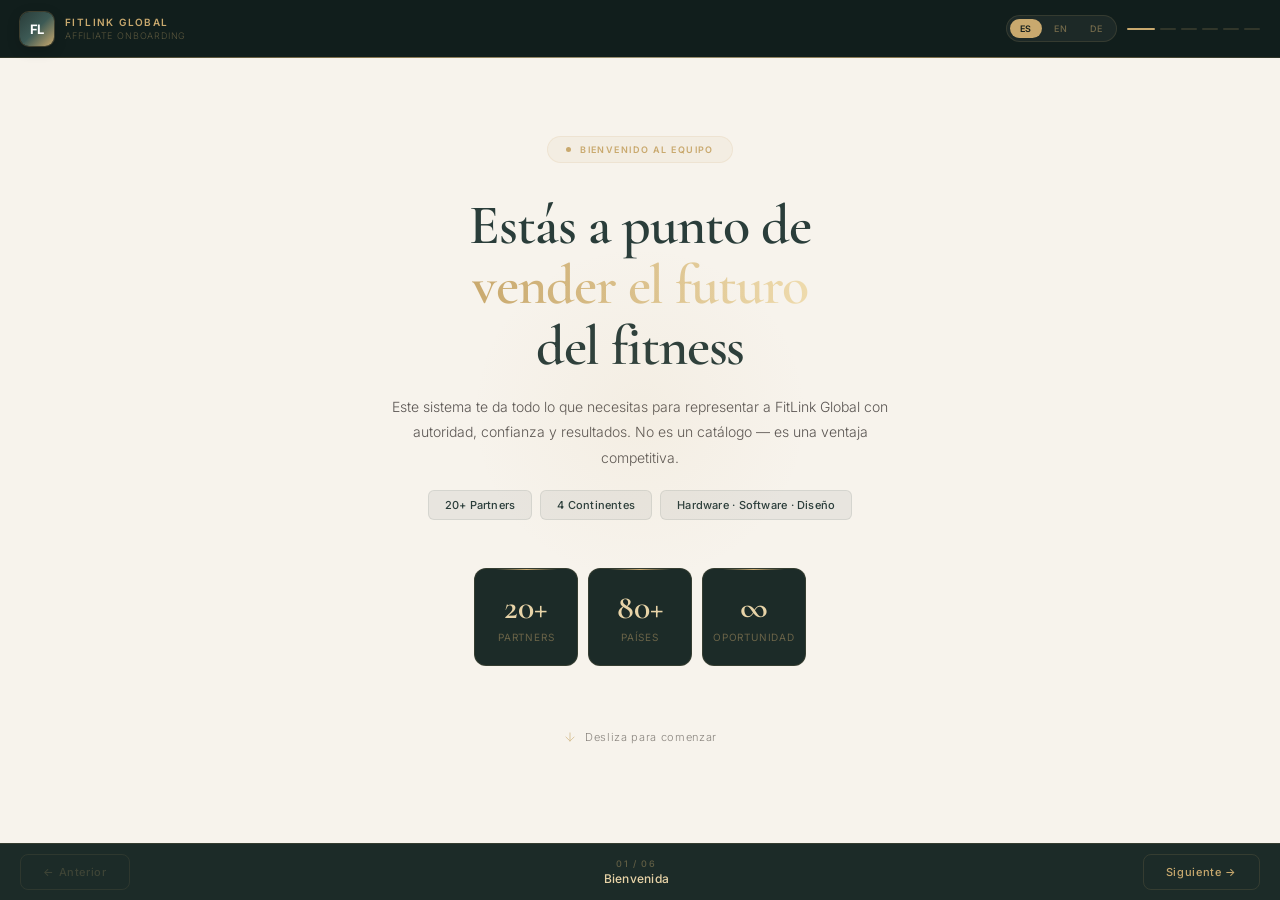
<file: index.html>
<!DOCTYPE html>
<html lang="es">
<head>
<meta charset="UTF-8">
<meta name="viewport" content="width=device-width, initial-scale=1.0, maximum-scale=1.0, user-scalable=no">
<title>FitLink Global — Affiliate Onboarding</title>
<meta name="description" content="FitLink Global Reseller Onboarding — Your complete system to represent FitLink with authority, confidence and results.">

<!-- Fonts -->
<link rel="preconnect" href="https://fonts.googleapis.com">
<link href="https://fonts.googleapis.com/css2?family=Cormorant+Garamond:ital,wght@0,300;0,400;0,600;0,700;1,300;1,400;1,600&family=Inter:wght@300;400;500;600&display=swap" rel="stylesheet">

<!-- Styles -->
<link rel="stylesheet" href="onboarding.css">
</head>
<body>

<!-- ── LOADER ── -->
<div id="loader">
  <div class="loader-logo">FL</div>
  <div class="loader-sub">FITLINK GLOBAL</div>
  <div class="loader-bar"><div class="loader-fill"></div></div>
</div>

<!-- ── TOP NAV ── -->
<div id="topnav">
  <div class="brand">
    <div class="brand-logo">FL</div>
    <div class="brand-text">
      <div class="brand-name">FITLINK GLOBAL</div>
      <div class="brand-sub" id="nav-subt">AFFILIATE ONBOARDING</div>
    </div>
  </div>
  <div class="nav-right">
    <div id="lang-sw">
      <button class="lang-btn active" onclick="setLang('es',this)">ES</button>
      <button class="lang-btn" onclick="setLang('en',this)">EN</button>
      <button class="lang-btn" onclick="setLang('de',this)">DE</button>
    </div>
    <div id="nav-progress"></div>
  </div>
</div>

<!-- ── SCROLL AREA ── -->
<div id="scroll">

  <!-- S0: WELCOME -->
  <div id="s0">
    <div class="welcome-hero fade-up">
      <div>
        <div class="hero-badge">
          <div class="dot"></div>
          <span data-t="welcome_badge">BIENVENIDO AL EQUIPO · WELCOME · WILLKOMMEN</span>
        </div>
        <h1 class="title" style="text-align:center;">
          <span data-t="hero_line1">Estás a punto de</span><br>
          <span class="gold-shimmer" data-t="hero_line2">vender el futuro</span><br>
          <span data-t="hero_line3">del fitness</span>
        </h1>
        <p class="subtitle" style="text-align:center;margin:0 auto;" data-t="hero_desc">
          Este sistema te da todo lo que necesitas para representar a FitLink Global con autoridad, confianza y resultados. No es un catálogo — es una ventaja competitiva.
        </p>
      </div>
      <div class="pill-row">
        <div class="pill" data-t="pill1">20+ Partners</div>
        <div class="pill" data-t="pill2">4 Continentes</div>
        <div class="pill" data-t="pill3">Hardware · Software · Diseño</div>
      </div>
      <div class="stat-row">
        <div class="stat">
          <div class="stat-n">20+</div>
          <div class="stat-l" data-t="stat1">Partners</div>
        </div>
        <div class="stat">
          <div class="stat-n">80+</div>
          <div class="stat-l" data-t="stat2">Países</div>
        </div>
        <div class="stat">
          <div class="stat-n">∞</div>
          <div class="stat-l" data-t="stat3">Oportunidad</div>
        </div>
      </div>
      <div class="scroll-hint">
        <svg viewBox="0 0 24 24"><path stroke-linecap="round" stroke-linejoin="round" d="M12 5v14M5 12l7 7 7-7"/></svg>
        <span data-t="scroll_hint">Desliza para comenzar</span>
      </div>
    </div>
  </div>

  <!-- S1: STORY -->
  <div id="s1" style="display:none">
    <div class="page fade-up">
      <div class="tag" data-t="story_tag">LA HISTORIA</div>
      <h1 class="title" data-t="story_title">No somos una distribuidora. Somos un <em>ecosistema</em>.</h1>
      <p class="subtitle" data-t="story_desc">FitLink opera desde Berlín conectando los mejores productos del mundo fitness con operadores en DACH, España y Latinoamérica.</p>
      <div class="tl-wrap" id="tl-wrap"></div>
      <div class="quote-card">
        <div class="quote-text" data-t="quote">"El fitness no es solo industria. Es el espejo donde la sociedad refleja sus valores de salud, longevidad y bienestar."</div>
        <div class="quote-author">— FitLink Global · Berlin, Deutschland</div>
      </div>
    </div>
  </div>

  <!-- S2: PORTFOLIO -->
  <div id="s2" style="display:none">
    <div class="page fade-up">
      <div class="tag" data-t="port_tag">EL PORTFOLIO</div>
      <h1 class="title" data-t="port_title">Cada producto,<br>una oportunidad.</h1>
      <p class="subtitle" data-t="port_desc">Toca cualquier partner para ver su ficha completa: productos destacados, argumentos de venta y combos recomendados.</p>
      <div class="divider"></div>
      <div class="cat-bar" id="cat-bar"></div>
      <div class="p-grid" id="p-grid"></div>
      <div class="p-note" data-t="port_note">El portfolio crece constantemente. Los revendedores reciben acceso anticipado a nuevos lanzamientos.</div>
    </div>
  </div>

  <!-- S3: STRATEGIES -->
  <div id="s3" style="display:none">
    <div class="page fade-up">
      <div class="tag" data-t="strat_tag">ESTRATEGIAS DE VENTA</div>
      <h1 class="title" data-t="strat_title">No hay una sola forma de ganar. Hay cinco.</h1>
      <p class="subtitle" data-t="strat_desc">Cada estrategia tiene su propio playbook. Toca para expandir.</p>
      <div class="strat-list" id="strat-list"></div>
    </div>
  </div>

  <!-- S4: ROADMAP -->
  <div id="s4" style="display:none">
    <div class="page fade-up">
      <div class="tag" data-t="road_tag">TU CAMINO</div>
      <h1 class="title" data-t="road_title">Los primeros 60 días lo cambian todo.</h1>
      <div class="rm-tabs" id="rm-tabs"></div>
      <div class="rm-card" id="rm-card"></div>
      <div class="princ-grid" id="princ-grid"></div>
    </div>
  </div>

  <!-- S5: MANIFESTO -->
  <div id="s5" style="display:none">
    <div class="page fade-up manifesto-hero">
      <div class="tag" data-t="man_tag">EL MANIFESTO</div>
      <h1 class="title">
        <span data-t="man_t1">No eres un vendedor.</span><br>
        <span data-t="man_t2">Eres un</span>
        <span class="gold-shimmer" data-t="man_t3">arquitecto</span><br>
        <span data-t="man_t4">de negocios fitness.</span>
      </h1>
      <div class="m-lines" id="m-lines"></div>
      <div class="dark-box">
        <div class="quote-text" style="font-size:clamp(14px,3vw,18px);margin-bottom:20px;" data-t="man_quote">
          "El mercado global de fitness y wellness supera los $5 billones. La ventana para posicionarse como referente ya está abierta."
        </div>
        <div class="market-grid">
          <div class="mkt-item"><div class="mkt-n">DACH</div><div class="mkt-l" data-t="mkt1">Mercado Principal</div></div>
          <div class="mkt-item"><div class="mkt-n">LATAM</div><div class="mkt-l" data-t="mkt2">Expansión Activa</div></div>
          <div class="mkt-item"><div class="mkt-n">Global</div><div class="mkt-l" data-t="mkt3">Visión FitLink</div></div>
        </div>
      </div>
      <div class="final-cta">
        <div class="final-tag" data-t="cta_tag">SIGUIENTE PASO</div>
        <div class="final-ttl" data-t="cta_ttl">El onboarding termina. El trabajo empieza.</div>
        <div class="final-dsc" data-t="cta_dsc">Vuelve a este sistema cuando necesites. Explora el portfolio, practica los argumentos de venta, y contáctanos cuando tengas tu primer prospecto calificado.</div>
        <div class="final-pills">
          <div class="final-pill">Berlin · DACH · España · LATAM</div>
          <div class="final-pill">fitlinkglobal.com</div>
          <div class="final-pill">@fitlinkglobal</div>
        </div>
      </div>
    </div>
  </div>

</div><!-- /scroll -->

<!-- ── BOTTOM NAV ── -->
<div id="botnav">
  <button class="nav-btn" id="btn-prev" onclick="navigate(-1)" disabled data-t="nav_prev">← Anterior</button>
  <div id="sec-info">
    <div class="sec-num" id="sec-num">01 / 06</div>
    <div class="sec-name" id="sec-name">Bienvenida</div>
  </div>
  <button class="nav-btn" id="btn-next" onclick="navigate(1)" data-t="nav_next">Siguiente →</button>
</div>

<!-- ── PARTNER MODAL ── -->
<div id="modal-bg" onclick="closeModalBg(event)">
  <div id="modal-sheet">
    <div class="modal-handle"></div>
    <div class="modal-hero">
      <button class="modal-close" onclick="closeModal()">×</button>
      <div class="modal-initial" id="m-emoji"></div>
      <div class="modal-partner-name" id="m-name"></div>
      <div class="modal-partner-tag"  id="m-tag"></div>
    </div>
    <div class="modal-body" id="m-body"></div>
  </div>
</div>

<!-- ── SCRIPTS: data first, then app logic ── -->
<script src="data.js"></script>
<script src="app.js"></script>

</body>
</html>
</file>
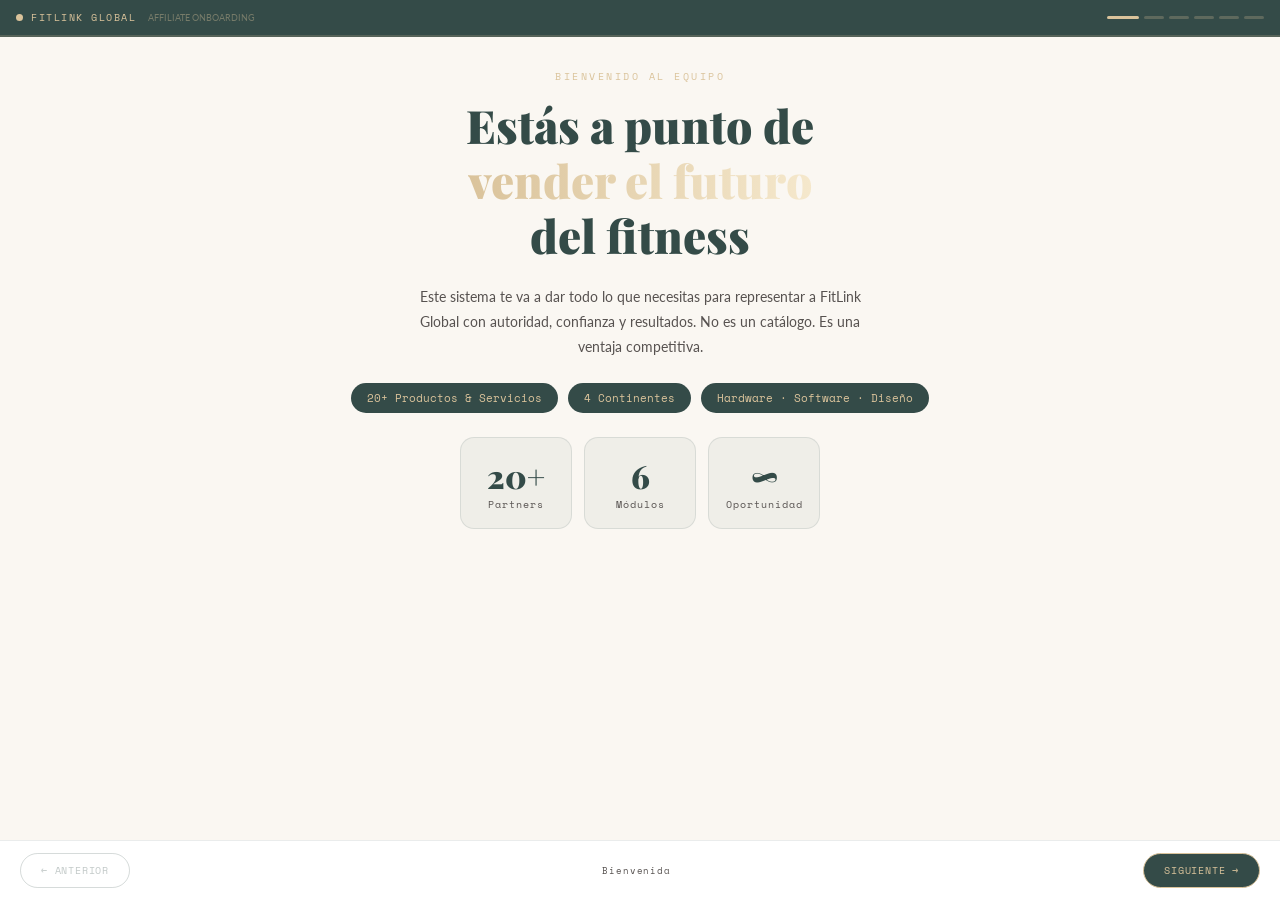
<file: fitlink-onboarding (1).html>
<!DOCTYPE html>
<html lang="es">
<head>
<meta charset="UTF-8">
<meta name="viewport" content="width=device-width, initial-scale=1.0, maximum-scale=1.0">
<title>FitLink Global — Affiliate Onboarding</title>
<link href="https://fonts.googleapis.com/css2?family=Playfair+Display:ital,wght@0,700;0,900;1,700&family=Lato:wght@300;400;700&family=Space+Mono:wght@400;700&display=swap" rel="stylesheet">
<style>
  :root {
    --green: #344b48;
    --gold: #dac39b;
    --gray: #575250;
    --light-gold: #f0e6d3;
    --cream: #faf7f2;
    --dark: #1a2422;
  }
  * { box-sizing: border-box; margin: 0; padding: 0; -webkit-tap-highlight-color: transparent; }
  html, body { height: 100%; overflow: hidden; }
  body { font-family: 'Lato', sans-serif; background: var(--cream); display: flex; flex-direction: column; }

  @keyframes fadeUp {
    from { opacity: 0; transform: translateY(18px); }
    to   { opacity: 1; transform: translateY(0); }
  }
  @keyframes shimmer {
    0%   { background-position: -200% center; }
    100% { background-position:  200% center; }
  }
  @keyframes pulse { 0%,100%{opacity:1} 50%{opacity:.5} }

  .fade-up { animation: fadeUp .45s ease forwards; }
  .gold-shimmer {
    background: linear-gradient(90deg, #dac39b, #f5e8cc, #dac39b);
    background-size: 200% auto;
    -webkit-background-clip: text;
    -webkit-text-fill-color: transparent;
    background-clip: text;
    animation: shimmer 3s linear infinite;
  }

  /* ── TOP NAV ── */
  #topnav {
    background: var(--green);
    padding: 10px 16px;
    display: flex; align-items: center; justify-content: space-between;
    border-bottom: 2px solid rgba(218,195,155,.2);
    flex-shrink: 0; z-index: 100;
    gap: 10px;
  }
  .nav-brand { display: flex; align-items: center; gap: 8px; }
  .nav-dot   { width: 7px; height: 7px; border-radius: 50%; background: var(--gold); flex-shrink:0; }
  .nav-title { font-family: 'Space Mono', monospace; font-size: 10px; color: var(--gold); letter-spacing: .15em; }
  .nav-sub   { font-size: 9px; color: rgba(218,195,155,.4); margin-left: 4px; display:none; }
  @media(min-width:420px){ .nav-sub { display:inline; } }

  /* progress dots in topnav */
  #nav-dots { display: flex; gap: 5px; align-items: center; }
  .ndot {
    height: 3px; border-radius: 99px;
    background: rgba(218,195,155,.25);
    transition: all .3s ease; cursor: pointer;
    width: 20px;
  }
  .ndot.active { background: var(--gold); width: 32px; }

  /* ── SCROLL AREA ── */
  #scroll-area {
    flex: 1; overflow-y: auto; overflow-x: hidden;
    -webkit-overflow-scrolling: touch;
  }
  #scroll-area::-webkit-scrollbar { display: none; }

  /* ── BOTTOM NAV ── */
  #botnav {
    background: #fff;
    border-top: 1px solid rgba(52,75,72,.1);
    padding: 12px 20px;
    display: flex; justify-content: space-between; align-items: center;
    flex-shrink: 0;
  }
  .nav-btn {
    background: var(--green); border: 1.5px solid var(--gold);
    color: var(--gold); padding: 9px 20px; border-radius: 99px;
    font-family: 'Space Mono', monospace; font-size: 10px;
    letter-spacing: .08em; cursor: pointer; transition: all .2s;
    -webkit-appearance: none;
  }
  .nav-btn:disabled {
    background: transparent;
    border-color: rgba(52,75,72,.2);
    color: rgba(52,75,72,.3);
    cursor: default;
  }
  .nav-btn:not(:disabled):active { transform: scale(.96); }

  /* section label */
  #section-label {
    font-family: 'Space Mono', monospace;
    font-size: 9px; color: var(--gray);
    letter-spacing: .1em; text-align: center;
  }

  /* ── SHARED ── */
  .section { padding: 40px 20px 60px; max-width: 700px; margin: 0 auto; }
  .section-tag {
    font-family: 'Space Mono', monospace; font-size: 10px;
    color: var(--gold); letter-spacing: .25em; margin-bottom: 14px;
  }
  .section-title {
    font-family: 'Playfair Display', serif;
    font-size: clamp(28px,6vw,46px); font-weight: 900;
    color: var(--green); line-height: 1.2; margin-bottom: 20px;
  }
  .section-body {
    font-size: 14px; color: var(--gray); line-height: 1.8;
  }
  .badge {
    font-size: 9px; font-weight: 700; letter-spacing: .12em;
    padding: 3px 9px; border-radius: 99px;
    background: var(--gold); color: var(--dark);
    font-family: 'Space Mono', monospace; display: inline-block;
  }
  .dark-card {
    background: var(--green); border-radius: 18px;
    padding: 28px 24px; margin-top: 24px;
  }
  .dark-card-title {
    font-family: 'Playfair Display', serif;
    font-size: clamp(16px,3vw,22px);
    color: var(--gold); font-weight: 700; font-style: italic;
    line-height: 1.5; margin-bottom: 14px;
  }

  /* ── WELCOME ── */
  #s0 { text-align: center; padding-top: 32px; }
  .stat-grid { display: grid; grid-template-columns: repeat(3,1fr); gap: 12px; max-width: 360px; margin: 24px auto 0; }
  .stat-box {
    background: rgba(52,75,72,.05);
    border: 1.5px solid rgba(52,75,72,.12);
    border-radius: 14px; padding: 16px 10px; text-align: center;
  }
  .stat-n { font-family: 'Playfair Display', serif; font-size: 32px; font-weight: 900; color: var(--green); }
  .stat-l { font-size: 10px; color: var(--gray); font-family: 'Space Mono', monospace; letter-spacing: .1em; }
  .pill-row { display: flex; flex-wrap: wrap; gap: 10px; justify-content: center; margin: 24px 0; }
  .pill {
    background: var(--green); color: var(--gold);
    border-radius: 99px; padding: 7px 16px;
    font-size: 11px; font-family: 'Space Mono', monospace;
  }

  /* ── STORY ── */
  .timeline-line {
    position: relative; padding-left: 28px;
  }
  .timeline-line::before {
    content: ''; position: absolute; left: 7px; top: 8px; bottom: 8px;
    width: 2px;
    background: linear-gradient(to bottom, transparent, var(--gold), transparent);
  }
  .tl-item { position: relative; margin-bottom: 32px; }
  .tl-dot {
    position: absolute; left: -24px; top: 5px;
    width: 14px; height: 14px; border-radius: 50%;
    background: var(--gold); border: 3px solid var(--cream);
    z-index: 1;
  }
  .tl-year {
    font-family: 'Space Mono', monospace; font-size: 10px;
    color: var(--gold); letter-spacing: .15em; margin-bottom: 6px;
  }
  .tl-title {
    font-family: 'Playfair Display', serif; font-size: 18px;
    font-weight: 700; color: var(--green); margin-bottom: 8px;
  }

  /* ── PORTFOLIO ── */
  .cat-tabs { display: flex; gap: 8px; margin-bottom: 24px; flex-wrap: wrap; }
  .cat-tab {
    background: rgba(52,75,72,.06);
    border: 1.5px solid rgba(52,75,72,.2);
    color: var(--green); border-radius: 99px;
    padding: 8px 16px; font-family: 'Space Mono', monospace;
    font-size: 10px; letter-spacing: .08em; cursor: pointer;
    transition: all .2s; -webkit-appearance: none;
    display: flex; align-items: center; gap: 6px;
  }
  .cat-tab.active {
    background: var(--green); border-color: var(--gold); color: var(--gold);
  }
  .partner-grid {
    display: grid;
    grid-template-columns: repeat(auto-fill, minmax(150px, 1fr));
    gap: 12px;
  }
  .partner-card {
    background: rgba(52,75,72,.06);
    border: 1.5px solid rgba(52,75,72,.15);
    border-radius: 14px; padding: 14px;
    cursor: pointer; transition: all .22s;
  }
  .partner-card:active {
    background: var(--green);
    border-color: var(--gold);
    transform: scale(.97);
  }
  .p-emoji { font-size: 22px; margin-bottom: 8px; }
  .p-name  { font-family: 'Playfair Display', serif; font-size: 15px; font-weight: 700; color: var(--green); margin-bottom: 4px; }
  .p-tag-line { font-size: 10px; color: var(--gray); line-height: 1.5; }

  /* ── MODAL ── */
  #modal-overlay {
    position: fixed; inset: 0;
    background: rgba(26,36,34,.88);
    display: none; align-items: flex-end; justify-content: center;
    z-index: 999;
    backdrop-filter: blur(6px);
    -webkit-backdrop-filter: blur(6px);
  }
  #modal-overlay.open { display: flex; }
  #modal-box {
    background: var(--green);
    border-radius: 24px 24px 0 0;
    padding: 28px 24px 40px;
    width: 100%; max-width: 600px;
    border: 1.5px solid var(--gold);
    border-bottom: none;
    max-height: 88vh; overflow-y: auto;
    animation: fadeUp .3s ease;
  }
  #modal-box::-webkit-scrollbar { display: none; }
  .modal-header { display: flex; justify-content: space-between; align-items: flex-start; margin-bottom: 20px; }
  .modal-close {
    background: rgba(255,255,255,.12); border: none;
    color: var(--light-gold); border-radius: 50%;
    width: 32px; height: 32px; font-size: 16px;
    cursor: pointer; flex-shrink: 0; -webkit-appearance: none;
  }
  .modal-name { font-family: 'Playfair Display', serif; font-size: 22px; color: var(--gold); font-weight: 700; }
  .modal-desc { color: var(--light-gold); font-size: 13px; line-height: 1.75; margin-bottom: 18px; }
  .modal-section-label {
    font-family: 'Space Mono', monospace; font-size: 9px;
    color: var(--gold); letter-spacing: .12em; margin-bottom: 10px;
  }
  .tag-chips { display: flex; flex-wrap: wrap; gap: 8px; margin-bottom: 18px; }
  .tag-chip {
    font-size: 11px; background: rgba(218,195,155,.15);
    color: var(--light-gold); border-radius: 99px; padding: 4px 12px;
  }
  .pitch-box {
    background: rgba(218,195,155,.1);
    border-radius: 12px; padding: 14px;
    border-left: 3px solid var(--gold);
  }
  .pitch-text { color: var(--cream); font-size: 13px; line-height: 1.65; font-style: italic; }

  /* ── STRATEGIES ── */
  .strat-card {
    background: rgba(52,75,72,.05);
    border: 1.5px solid rgba(52,75,72,.15);
    border-radius: 16px; overflow: hidden; margin-bottom: 12px;
  }
  .strat-header {
    padding: 16px 20px; cursor: pointer;
    display: flex; justify-content: space-between; align-items: center;
    -webkit-user-select: none; user-select: none;
  }
  .strat-header:active { background: rgba(52,75,72,.08); }
  .strat-left { display: flex; align-items: center; gap: 12px; }
  .strat-emoji { font-size: 26px; }
  .strat-title { font-family: 'Playfair Display', serif; font-size: 16px; font-weight: 700; color: var(--green); }
  .strat-subtitle { font-size: 11px; color: var(--gray); margin-top: 2px; }
  .strat-right { display: flex; align-items: center; gap: 8px; }
  .strat-arrow { font-size: 18px; color: var(--green); transition: transform .25s; display: inline-block; }
  .strat-body {
    padding: 0 20px 20px;
    border-top: 1px solid rgba(52,75,72,.1);
    display: none;
  }
  .strat-desc { font-size: 13px; color: var(--gray); line-height: 1.75; margin: 14px 0; }
  .step-row { display: flex; gap: 10px; align-items: flex-start; margin-bottom: 10px; }
  .step-num {
    min-width: 22px; height: 22px; border-radius: 50%;
    background: var(--green); color: var(--gold);
    font-size: 10px; font-weight: 700; font-family: 'Space Mono', monospace;
    display: flex; align-items: center; justify-content: center; flex-shrink: 0;
  }
  .step-text { font-size: 12px; color: var(--dark); line-height: 1.6; padding-top: 2px; }
  .example-box {
    background: var(--green); border-radius: 10px; padding: 12px 14px; margin-top: 12px;
  }
  .example-label { font-size: 9px; font-family: 'Space Mono', monospace; color: var(--gold); letter-spacing: .1em; }
  .example-text  { font-size: 12px; color: var(--light-gold); margin-top: 4px; line-height: 1.5; }

  /* ── ROADMAP ── */
  .rm-tabs { display: flex; gap: 8px; flex-wrap: wrap; margin-bottom: 24px; }
  .rm-tab {
    background: rgba(52,75,72,.06); border: 1.5px solid rgba(52,75,72,.15);
    color: var(--green); border-radius: 99px; padding: 7px 14px;
    font-family: 'Space Mono', monospace; font-size: 10px;
    letter-spacing: .06em; cursor: pointer; -webkit-appearance: none;
    transition: all .2s;
  }
  .rm-tab.active { background: var(--green); border-color: var(--gold); color: var(--gold); }
  .rm-card {
    background: var(--green); border-radius: 20px;
    padding: 32px 24px; text-align: center; min-height: 180px;
    transition: all .3s;
  }
  .rm-icon   { font-size: 42px; margin-bottom: 12px; }
  .rm-day    { font-family: 'Space Mono', monospace; font-size: 10px; color: var(--gold); letter-spacing: .2em; margin-bottom: 10px; }
  .rm-title  { font-family: 'Playfair Display', serif; font-size: 22px; color: var(--gold); font-weight: 700; margin-bottom: 12px; }
  .rm-desc   { color: var(--light-gold); font-size: 13px; line-height: 1.75; max-width: 400px; margin: 0 auto; }
  .principles-grid { display: grid; grid-template-columns: repeat(2,1fr); gap: 12px; margin-top: 28px; }
  .princ-card {
    background: rgba(52,75,72,.05); border-radius: 14px;
    padding: 16px; border: 1.5px solid rgba(52,75,72,.12);
  }
  .princ-icon  { font-size: 24px; margin-bottom: 8px; }
  .princ-title { font-family: 'Playfair Display', serif; font-size: 14px; font-weight: 700; color: var(--green); margin-bottom: 5px; }
  .princ-desc  { font-size: 11px; color: var(--gray); line-height: 1.6; }

  /* ── MANIFESTO ── */
  #s5 { text-align: center; }
  .manifesto-list { text-align: left; max-width: 500px; margin: 0 auto 32px; }
  .manifesto-item { display: flex; gap: 14px; align-items: flex-start; margin-bottom: 14px; opacity: 0; }
  .manifesto-item.revealed { animation: fadeUp .5s ease forwards; }
  .m-dot { width: 6px; height: 6px; border-radius: 50%; background: var(--gold); margin-top: 7px; flex-shrink: 0; }
  .m-text { font-size: 14px; color: var(--gray); line-height: 1.75; }
  .manifesto-quote {
    font-family: 'Playfair Display', serif;
    font-size: clamp(15px,3vw,20px); color: var(--gold);
    font-style: italic; line-height: 1.55; margin-bottom: 20px;
  }
  .market-grid { display: grid; grid-template-columns: repeat(3,1fr); gap: 12px; margin-top: 20px; }
  .market-item { border-top: 2px solid var(--gold); padding-top: 10px; }
  .market-n { font-family: 'Space Mono', monospace; font-size: 13px; color: var(--gold); font-weight: 700; }
  .market-l { font-size: 10px; color: rgba(218,195,155,.6); }
  .final-box {
    background: var(--green); border-radius: 18px;
    padding: 24px 20px; margin-top: 24px;
    border: 2px solid var(--gold);
  }
  .final-tag   { font-family: 'Space Mono', monospace; font-size: 9px; color: var(--gold); letter-spacing: .2em; margin-bottom: 12px; }
  .final-title { font-family: 'Playfair Display', serif; font-size: 18px; color: var(--cream); font-weight: 700; margin-bottom: 10px; }
  .final-desc  { font-size: 12px; color: rgba(218,195,155,.7); line-height: 1.7; margin-bottom: 16px; }
  .final-pills { display: flex; flex-wrap: wrap; gap: 10px; justify-content: center; }
  .final-pill  { background: rgba(218,195,155,.15); border-radius: 10px; padding: 8px 14px; font-size: 11px; color: var(--gold); font-family: 'Space Mono', monospace; }
</style>
</head>
<body>

<!-- TOP NAV -->
<div id="topnav">
  <div class="nav-brand">
    <div class="nav-dot"></div>
    <span class="nav-title">FITLINK GLOBAL</span>
    <span class="nav-sub">AFFILIATE ONBOARDING</span>
  </div>
  <div id="nav-dots"></div>
</div>

<!-- SCROLL AREA -->
<div id="scroll-area">

  <!-- S0: WELCOME -->
  <div id="s0" class="section fade-up">
    <div class="section-tag">BIENVENIDO AL EQUIPO</div>
    <div class="section-title">
      Estás a punto de<br>
      <span class="gold-shimmer">vender el futuro</span><br>
      del fitness
    </div>
    <p class="section-body" style="max-width:480px;margin:0 auto 24px;">
      Este sistema te va a dar todo lo que necesitas para representar a FitLink Global con autoridad, confianza y resultados. No es un catálogo. Es una ventaja competitiva.
    </p>
    <div class="pill-row">
      <div class="pill">20+ Productos & Servicios</div>
      <div class="pill">4 Continentes</div>
      <div class="pill">Hardware · Software · Diseño</div>
    </div>
    <div class="stat-grid">
      <div class="stat-box"><div class="stat-n">20+</div><div class="stat-l">Partners</div></div>
      <div class="stat-box"><div class="stat-n">6</div><div class="stat-l">Módulos</div></div>
      <div class="stat-box"><div class="stat-n">∞</div><div class="stat-l">Oportunidad</div></div>
    </div>
  </div>

  <!-- S1: STORY -->
  <div id="s1" class="section fade-up" style="display:none;">
    <div class="section-tag">LA HISTORIA</div>
    <div class="section-title">No somos una distribuidora. Somos un <em>ecosistema</em>.</div>
    <div class="timeline-line">
      <div class="tl-item">
        <div class="tl-dot"></div>
        <div class="tl-year">EL ORIGEN</div>
        <div class="tl-title">Una brecha en el mercado</div>
        <p class="section-body">FitLink nació de observar que el sector fitness global carecía de un puente real entre la innovación tecnológica y los operadores de negocio. Las mejores soluciones no llegaban a quienes más las necesitaban.</p>
      </div>
      <div class="tl-item">
        <div class="tl-dot"></div>
        <div class="tl-year">LA VISIÓN</div>
        <div class="tl-title">Más que distribución</div>
        <p class="section-body">Desde el primer día, FitLink se posicionó como socio estratégico. No vendemos productos: conectamos soluciones con problemas reales, construimos relaciones de largo plazo, y elevamos toda la industria.</p>
      </div>
      <div class="tl-item">
        <div class="tl-dot"></div>
        <div class="tl-year">LA RED</div>
        <div class="tl-title">20+ partners de primer nivel</div>
        <p class="section-body">Construimos un portfolio cuidadosamente seleccionado: hardware de vanguardia, software que genera datos accionables, y servicios que transforman espacios en experiencias. Europa, Latinoamérica, el mundo.</p>
      </div>
      <div class="tl-item">
        <div class="tl-dot"></div>
        <div class="tl-year">HOY</div>
        <div class="tl-title">Donde tú entras</div>
        <p class="section-body">FitLink opera en DACH, España y Latinoamérica con una red de revendedores que multiplica el impacto. Tú eres la extensión de esa red. Tu éxito es nuestro éxito.</p>
      </div>
    </div>
    <div class="dark-card" style="text-align:center;">
      <div class="dark-card-title">"El fitness no es solo industria. Es el espejo donde la sociedad refleja sus valores de salud, longevidad y bienestar."</div>
      <div style="font-size:11px;color:rgba(218,195,155,.55);font-family:'Space Mono',monospace;">— FitLink Global · Berlin</div>
    </div>
  </div>

  <!-- S2: PORTFOLIO -->
  <div id="s2" class="section fade-up" style="display:none;">
    <div class="section-tag">EL PORTFOLIO</div>
    <div class="section-title">Cada producto,<br>una oportunidad.</div>
    <p class="section-body" style="margin-bottom:24px;">Toca cualquier tarjeta para ver el argumento de venta completo.</p>
    <div class="cat-tabs" id="cat-tabs">
      <button class="cat-tab active" data-cat="hardware" onclick="switchCat('hardware',this)">🔧 Hardware <span style="opacity:.6;font-size:9px;">(11)</span></button>
      <button class="cat-tab" data-cat="software" onclick="switchCat('software',this)">💻 Software <span style="opacity:.6;font-size:9px;">(7)</span></button>
      <button class="cat-tab" data-cat="services" onclick="switchCat('services',this)">✨ Servicios <span style="opacity:.6;font-size:9px;">(2)</span></button>
    </div>
    <div id="partner-grid" class="partner-grid"></div>
    <div style="margin-top:24px;background:rgba(52,75,72,.04);border-radius:14px;padding:16px;border:1.5px dashed rgba(52,75,72,.2);text-align:center;">
      <p style="font-size:12px;color:var(--gray);">El portfolio crece constantemente. Como revendedor, recibirás actualizaciones anticipadas de nuevos productos antes del lanzamiento oficial.</p>
    </div>
  </div>

  <!-- S3: STRATEGIES -->
  <div id="s3" class="section fade-up" style="display:none;">
    <div class="section-tag">ESTRATEGIAS DE VENTA</div>
    <div class="section-title">No hay una sola forma de ganar. Hay cinco.</div>
    <p class="section-body" style="margin-bottom:28px;">Toca cada estrategia para ver el playbook completo.</p>
    <div id="strat-list"></div>
  </div>

  <!-- S4: ROADMAP -->
  <div id="s4" class="section fade-up" style="display:none;">
    <div class="section-tag">TU CAMINO</div>
    <div class="section-title">Los primeros 60 días<br>lo cambian todo.</div>
    <div class="rm-tabs" id="rm-tabs"></div>
    <div class="rm-card" id="rm-card"></div>
    <div class="principles-grid">
      <div class="princ-card"><div class="princ-icon">🎯</div><div class="princ-title">Especialización</div><div class="princ-desc">Un mercado primero. Profundidad antes que amplitud.</div></div>
      <div class="princ-card"><div class="princ-icon">🤝</div><div class="princ-title">Relación primero</div><div class="princ-desc">La confianza de hoy es la comisión de mañana.</div></div>
      <div class="princ-card"><div class="princ-icon">📊</div><div class="princ-title">Habla con datos</div><div class="princ-desc">ROI y casos de éxito. Los números cierran puertas.</div></div>
      <div class="princ-card"><div class="princ-icon">🔗</div><div class="princ-title">Piensa en combos</div><div class="princ-desc">Dos productos juntos valen más que dos veces uno.</div></div>
    </div>
  </div>

  <!-- S5: MANIFESTO -->
  <div id="s5" class="section fade-up" style="display:none;">
    <div class="section-tag">EL MANIFESTO</div>
    <div class="section-title">No eres un vendedor.<br>Eres un <span class="gold-shimmer">arquitecto</span><br>de negocios fitness.</div>
    <div class="manifesto-list" id="manifesto-list"></div>
    <div class="dark-card">
      <div class="manifesto-quote">"El mercado global de fitness y wellness supera los $5 billones. La ventana para posicionarse como referente ya está abierta."</div>
      <div class="market-grid">
        <div class="market-item"><div class="market-n">DACH</div><div class="market-l">Mercado Principal</div></div>
        <div class="market-item"><div class="market-n">LATAM</div><div class="market-l">Expansión Activa</div></div>
        <div class="market-item"><div class="market-n">Global</div><div class="market-l">Visión FitLink</div></div>
      </div>
    </div>
    <div class="final-box">
      <div class="final-tag">SIGUIENTE PASO</div>
      <div class="final-title">El onboarding termina. El trabajo empieza.</div>
      <div class="final-desc">Vuelve a este sistema cuando necesites. Explora el portfolio, practica los argumentos de venta, y contáctanos cuando tengas tu primer prospecto calificado.</div>
      <div class="final-pills">
        <div class="final-pill">Berlin · DACH · España · LATAM</div>
        <div class="final-pill">fitlinkglobal.com</div>
      </div>
    </div>
  </div>

</div><!-- /scroll-area -->

<!-- BOTTOM NAV -->
<div id="botnav">
  <button class="nav-btn" id="btn-prev" onclick="navigate(-1)" disabled>← ANTERIOR</button>
  <div id="section-label">Bienvenida</div>
  <button class="nav-btn" id="btn-next" onclick="navigate(1)">SIGUIENTE →</button>
</div>

<!-- MODAL -->
<div id="modal-overlay" onclick="closeModal(event)">
  <div id="modal-box">
    <div class="modal-header">
      <div>
        <div style="font-size:32px;margin-bottom:6px;" id="modal-emoji"></div>
        <div class="modal-name" id="modal-name"></div>
        <div id="modal-badge" style="margin-top:6px;"></div>
      </div>
      <button class="modal-close" onclick="closeModalDirect()">✕</button>
    </div>
    <div class="modal-desc" id="modal-desc"></div>
    <div class="modal-section-label">CLIENTE IDEAL</div>
    <div class="tag-chips" id="modal-chips"></div>
    <div class="modal-section-label">TU ARGUMENTO DE VENTA</div>
    <div class="pitch-box"><div class="pitch-text" id="modal-pitch"></div></div>
  </div>
</div>

<script>
// ── DATA ──
const SECTIONS = ["Bienvenida","La Historia","El Portfolio","Estrategias","Tu Camino","Manifesto"];

const PARTNERS = {
  hardware:[
    {name:"Trackbar",emoji:"📊",tag:"Performance Tracking",tagline:"Monitoreo de rendimiento en tiempo real",description:"Sistema de tracking deportivo que registra métricas clave de entrenamiento. Ideal para gimnasios orientados a resultados y centros de alto rendimiento.",ideal:["Gimnasios premium","Centros de CrossFit","Clubes deportivos"],pitch:"Tus miembros quieren datos. Trackbar los convierte en resultados visibles que fidelizan."},
    {name:"Mindzmove",emoji:"🧠",tag:"Neuro-Fitness",tagline:"Bienestar mental integrado al movimiento",description:"Tecnología que une el entrenamiento físico con el bienestar cognitivo. Diferenciador poderoso para centros de wellness de alto valor.",ideal:["Wellness centers","Clínicas de salud","Spas corporativos"],pitch:"El mercado del bienestar mental explota. Mindzmove es la puerta de entrada."},
    {name:"BASI Systems",emoji:"🏋️",tag:"Pilates & Rehab",tagline:"El estándar mundial en equipamiento Pilates",description:"Equipamiento Pilates de gama alta con respaldo pedagógico y certificación internacional. Referente global en reformers y sistemas de rehabilitación.",ideal:["Estudios Pilates","Clínicas fisioterapia","Centros médicos"],pitch:"BASI es la marca que los instructores certificados exigen. Vender BASI es vender prestigio."},
    {name:"Wiemspro",emoji:"⚡",tag:"EMS Technology",tagline:"Electroestimulación de élite — resultados en 20 min",description:"Sistemas EMS profesionales que multiplican la efectividad del entrenamiento. El modelo de negocio de menor espacio y mayor facturación por m².",ideal:["Boutique fitness","Franquicias EMS","Personal trainers"],pitch:"20 minutos = 2 horas de entrenamiento. El producto que más rápido convierte a los leads."},
    {name:"O'live Fitness",emoji:"🏃",tag:"Functional Equipment",tagline:"Equipamiento funcional de diseño premium",description:"Línea completa de equipamiento functional fitness con acabados de diseño. Estética y performance en un solo producto.",ideal:["Gimnasios boutique","Hoteles 5*","Corporativo wellness"],pitch:"Cuando el espacio es parte del branding, O'live es la solución."},
    {name:"CUBE Sports",emoji:"🎯",tag:"Versatile Training",tagline:"Sistemas de entrenamiento modulares y versátiles",description:"Soluciones de entrenamiento adaptables a múltiples espacios y usos. Desde fisioterapia hasta entrenamiento funcional avanzado.",ideal:["Fisioterapia","Pequeños gimnasios","Hostelería"],pitch:"Flexibilidad total. Un producto, múltiples aplicaciones, múltiples clientes."},
    {name:"Onnafit",emoji:"💪",tag:"Smart Training",tagline:"Entrenamiento inteligente e interactivo",description:"Plataforma de entrenamiento con tecnología interactiva. Combina hardware y software para experiencias de entrenamiento únicas.",ideal:["Gimnasios tech-forward","Cadenas fitness","Colegios"],pitch:"La generación Z espera experiencias digitales en el gym. Onnafit las entrega."},
    {name:"POOLBIKING",emoji:"🚴",tag:"Aquatic Fitness",tagline:"Ciclismo acuático de alto impacto",description:"Bicicletas especializadas para entrenamiento en piscina. Nicho de alto crecimiento con muy poca competencia en el mercado.",ideal:["Spas","Centros acuáticos","Hoteles con piscina"],pitch:"Mercado de nicho = precios premium y casi cero competencia directa."},
    {name:"ICAROS",emoji:"🕹️",tag:"VR Fitness",tagline:"Entrenamiento en realidad virtual",description:"Sistema de fitness en realidad virtual que gamifica el ejercicio. Atracción única para gimnasios que quieren diferenciarse radicalmente.",ideal:["Centros de innovación","Gimnasios premium","Rehabilitación"],pitch:"El WOW factor definitivo. Las personas vienen y se quedan por la experiencia."},
    {name:"Sparkfield",emoji:"🔥",tag:"Infrared Sauna",tagline:"Saunas infrarrojos de diseño premium",description:"Cabinas de sauna infrarrojo con diseño escandinavo de alta gama. El complemento perfecto para cualquier oferta wellness.",ideal:["Wellness centers","Spas","Gimnasios premium"],pitch:"Recovery es el nuevo fitness. Sparkfield cierra la oferta de bienestar completo."},
    {name:"Bodytone",emoji:"🏆",tag:"Cardio & Strength",tagline:"Maquinaria completa para gimnasios integrales",description:"Línea completa de cardiovascular y musculación con excelente relación calidad-precio. La opción más versátil para equipar un gimnasio de cero.",ideal:["Nuevos gimnasios","Centros municipales","Hoteles"],pitch:"Equipar un gimnasio completo con una sola marca, un solo interlocutor."},
  ],
  software:[
    {name:"ROOK",emoji:"📡",tag:"Health Data API",tagline:"La capa de datos de salud para cualquier app",description:"API que conecta wearables y dispositivos de salud con cualquier aplicación. Infraestructura crítica para el ecosistema health-tech.",ideal:["Apps de salud","Seguros","Plataformas fitness"],pitch:"Si tienen una app y usuarios activos, necesitan ROOK. El argumento de venta se escribe solo."},
    {name:"Harbiz",emoji:"📱",tag:"Gym Management",tagline:"Software de gestión todo-en-uno para fitness",description:"Plataforma SaaS para gestión de gimnasios: membresías, pagos, clases, comunicación. Solución integral que reemplaza múltiples herramientas.",ideal:["Gimnasios independientes","Estudios boutique","Cadenas"],pitch:"Cada gimnasio sin sistema eficiente pierde dinero cada día. Harbiz lo resuelve."},
    {name:"WizFit AI",emoji:"🤖",tag:"AI Coaching",tagline:"Inteligencia artificial aplicada al entrenamiento",description:"Plataforma de coaching personalizado impulsada por IA. Escala la capacitación personalizada sin escalar el equipo.",ideal:["Personal trainers","Apps fitness","Corporativo wellness"],pitch:"IA + fitness = el mercado que crece más rápido en 2025. Posición early-mover."},
    {name:"SelfLoops",emoji:"🔄",tag:"Wearable Analytics",tagline:"Analytics avanzados para wearables y dispositivos",description:"Plataforma de análisis de datos de wearables para grupos y organizaciones. Convierte datos de dispositivos en insights accionables.",ideal:["Equipos deportivos","Corporativo","Centros de salud"],pitch:"Los datos sin análisis no sirven. SelfLoops convierte números en decisiones."},
    {name:"Amalgama",emoji:"⚙️",tag:"Tech Integration",tagline:"Integración tecnológica para el sector fitness",description:"Soluciones de integración tecnológica que conectan sistemas dispares del ecosistema fitness y wellness.",ideal:["Cadenas fitness","Operadores multi-site","Tech companies"],pitch:"El problema de integración es universal. Amalgama es la solución invisible que vale oro."},
    {name:"Shark Digital",emoji:"🦈",tag:"Digital Marketing",tagline:"Marketing digital especializado en fitness",description:"Agencia de marketing digital enfocada en el sector fitness y wellness. Estrategias de captación y retención de clientes para el mercado específico.",ideal:["Gimnasios","Estudios","Marcas fitness"],pitch:"Marketing genérico no funciona en fitness. Shark habla el idioma del sector."},
    {name:"Lemin",emoji:"📈",tag:"Leadership Analytics",tagline:"Analytics de liderazgo para organizaciones fitness",description:"Plataforma de análisis de performance y liderazgo organizacional. Ayuda a los operadores fitness a tomar decisiones basadas en datos de gestión.",ideal:["Cadenas fitness","Franquicias","Grupos empresariales"],pitch:"Los mejores operadores fitness toman decisiones con datos. Lemin los genera."},
  ],
  services:[
    {name:"Mironova Interior Design",emoji:"🏛️",tag:"Interior Design",tagline:"Diseño de interiores especializado en fitness & wellness",description:"Estudio de diseño de interiores con expertise en espacios fitness, wellness y hospitalidad. Transforma espacios en experiencias.",ideal:["Nuevas aperturas","Renovaciones premium","Hoteles wellness"],pitch:"El espacio vende antes que el equipamiento. Mironova crea espacios que enamoran."},
    {name:"FuCo Care Robotics",emoji:"🤖",tag:"Care Robotics",tagline:"Robótica de cuidado para salud y wellness",description:"Soluciones robóticas para el sector salud y bienestar. Tecnología de frontera para centros médicos y wellness de alta gama.",ideal:["Clínicas","Centros médicos","Longevity clinics"],pitch:"La robótica en salud no es el futuro — es el presente. Los early adopters ganan."},
  ]
};

const STRATEGIES = [
  {icon:"🔗",title:"La Estrategia del Combo",subtitle:"Hardware + Software = Retención máxima",badge:"ALTO ROI",desc:"Nunca vendas solo hardware o solo software. El combo crea dependencia positiva y aumenta el ticket promedio 2–3x.",steps:["Identifica el pain principal del cliente (gestión, resultados, diferenciación)","Propón el hardware que resuelve el problema visible","Añade el software que lo potencia y digitaliza","Presenta el ROI combinado como una sola inversión"],example:"Wiemspro (EMS) + Harbiz (gestión) + Lemin (analytics) = Centro EMS llave en mano"},
  {icon:"🎯",title:"La Estrategia Vertical",subtitle:"Especialización por tipo de cliente",badge:"REFERIDOS",desc:"Domina un vertical antes de expandirte. La especialización genera referidos naturales y posicionamiento de autoridad.",steps:["Elige un vertical: fisioterapia, wellness, boutique fitness, corporativo","Aprende el lenguaje específico del sector","Construye casos de éxito en ese vertical","Usa cada cliente como referencia para el siguiente"],example:"Fisioterapia: BASI + CUBE Sports + SelfLoops = Solución clínica completa"},
  {icon:"💎",title:"La Estrategia Premium",subtitle:"Vende la experiencia, no el producto",badge:"TICKET ALTO",desc:"Los mejores clientes compran visión, no catálogos. Presenta FitLink como asesoría estratégica, no como distribuidora.",steps:["Abre con preguntas sobre el proyecto, no sobre el presupuesto","Diseña una propuesta a medida con 3–5 productos complementarios","Incluye siempre Mironova (diseño) en proyectos de apertura","Negocia paquetes, nunca productos sueltos"],example:"Hotel 5*: Sparkfield + ICAROS + POOLBIKING + Mironova = Wellness Experience única"},
  {icon:"📱",title:"La Estrategia SaaS First",subtitle:"Empieza con software, escala con hardware",badge:"RELACIÓN LARGA",desc:"El software entra fácil, crea relación, genera confianza. El hardware viene después. El software es la puerta.",steps:["Empieza la conversación con Harbiz o WizFit AI","Demuestra valor rápido con una prueba o demo funcional","Identifica carencias en el espacio físico durante el proceso","Propón el equipamiento como upgrade natural"],example:"Harbiz (gestión) → diagnóstico → WizFit AI (coaching) → Bodytone (equipamiento faltante)"},
  {icon:"⚡",title:"La Estrategia de Urgencia",subtitle:"El mercado no espera",badge:"CIERRE RÁPIDO",desc:"Usa datos de mercado y tendencias para crear urgencia genuina. No urgencia artificial — urgencia real basada en oportunidad.",steps:["Lleva datos: 'El mercado EMS en DACH crece X% anual'","Señala el costo de no decidir: competidores que ya adoptaron","Propón un piloto de bajo riesgo para comenzar","Define un deadline claro ligado a disponibilidad o precio"],example:"ROOK: 'Tu competidor ya integra wearables. Cada mes sin datos es market share perdido'"},
];

const TIMELINE = [
  {day:"Día 1–3",icon:"📚",title:"Inmersión de Producto",desc:"Conoce el portfolio completo. Identifica tus 3 productos favoritos para comenzar."},
  {day:"Día 4–7",icon:"🎯",title:"Elige tu Vertical",desc:"Decide en qué mercado quieres especializarte primero."},
  {day:"Semana 2",icon:"📞",title:"Primeros Contactos",desc:"5 llamadas de exploración sin objetivo de venta. Solo escucha."},
  {day:"Semana 3",icon:"📋",title:"Primera Propuesta",desc:"Prepara una propuesta combo para tu mejor prospecto."},
  {day:"Mes 2",icon:"🏆",title:"Primer Cierre",desc:"Con el pipeline activo, el primer cierre llega. El momentum empieza aquí."},
];

const MANIFESTO_LINES = [
  "Cada gimnasio que equipas mejor mejora la vida de sus miembros.",
  "Cada software que implementas convierte datos en decisiones más inteligentes.",
  "Cada solución que recomiendas construye tu reputación como experto del sector.",
  "Tu éxito y el éxito de tus clientes son la misma cosa.",
];

// ── STATE ──
let currentSection = 0;
let currentCat = 'hardware';
let currentRM = 0;

// ── INIT ──
function init(){
  buildNavDots();
  buildPartnerGrid('hardware');
  buildStrategies();
  buildRoadmap();
  buildManifesto();
  showSection(0);
}

function buildNavDots(){
  const c = document.getElementById('nav-dots');
  c.innerHTML = '';
  SECTIONS.forEach((_,i)=>{
    const d = document.createElement('div');
    d.className = 'ndot' + (i===0?' active':'');
    d.onclick = ()=>showSection(i);
    c.appendChild(d);
  });
}

function updateNavDots(){
  document.querySelectorAll('.ndot').forEach((d,i)=>{
    d.classList.toggle('active', i===currentSection);
  });
}

function buildPartnerGrid(cat){
  const g = document.getElementById('partner-grid');
  g.innerHTML='';
  PARTNERS[cat].forEach(p=>{
    const d = document.createElement('div');
    d.className = 'partner-card';
    d.innerHTML = `<div class="p-emoji">${p.emoji}</div><div style="margin-bottom:6px;"><span class="badge" style="font-size:8px;background:rgba(218,195,155,.4);color:var(--dark);">${p.tag}</span></div><div class="p-name">${p.name}</div><div class="p-tag-line">${p.tagline}</div>`;
    d.onclick = ()=>openModal(p);
    g.appendChild(d);
  });
}

function switchCat(cat, btn){
  currentCat = cat;
  document.querySelectorAll('.cat-tab').forEach(t=>t.classList.remove('active'));
  btn.classList.add('active');
  buildPartnerGrid(cat);
}

function buildStrategies(){
  const c = document.getElementById('strat-list');
  STRATEGIES.forEach((s,i)=>{
    const div = document.createElement('div');
    div.className='strat-card';
    div.innerHTML=`
      <div class="strat-header" onclick="toggleStrat(${i},this)">
        <div class="strat-left">
          <div class="strat-emoji">${s.icon}</div>
          <div>
            <div class="strat-title">${s.title}</div>
            <div class="strat-subtitle">${s.subtitle}</div>
          </div>
        </div>
        <div class="strat-right">
          <span class="badge">${s.badge}</span>
          <span class="strat-arrow">›</span>
        </div>
      </div>
      <div class="strat-body" id="strat-body-${i}">
        <div class="strat-desc">${s.desc}</div>
        ${s.steps.map((st,j)=>`<div class="step-row"><div class="step-num">${j+1}</div><div class="step-text">${st}</div></div>`).join('')}
        <div class="example-box">
          <div class="example-label">EJEMPLO REAL</div>
          <div class="example-text">${s.example}</div>
        </div>
      </div>`;
    c.appendChild(div);
  });
}

function toggleStrat(i, header){
  const body = document.getElementById('strat-body-'+i);
  const arrow = header.querySelector('.strat-arrow');
  const open = body.style.display==='block';
  body.style.display = open?'none':'block';
  arrow.style.transform = open?'none':'rotate(90deg)';
}

function buildRoadmap(){
  const tabs = document.getElementById('rm-tabs');
  TIMELINE.forEach((t,i)=>{
    const btn = document.createElement('button');
    btn.className='rm-tab'+(i===0?' active':'');
    btn.textContent=t.day;
    btn.onclick=()=>selectRM(i,btn);
    tabs.appendChild(btn);
  });
  renderRM(0);
}

function selectRM(i,btn){
  currentRM=i;
  document.querySelectorAll('.rm-tab').forEach(t=>t.classList.remove('active'));
  btn.classList.add('active');
  renderRM(i);
}

function renderRM(i){
  const t = TIMELINE[i];
  document.getElementById('rm-card').innerHTML=`
    <div class="rm-icon">${t.icon}</div>
    <div class="rm-day">${t.day.toUpperCase()}</div>
    <div class="rm-title">${t.title}</div>
    <div class="rm-desc">${t.desc}</div>`;
}

function buildManifesto(){
  const c = document.getElementById('manifesto-list');
  MANIFESTO_LINES.forEach((l,i)=>{
    const d=document.createElement('div');
    d.className='manifesto-item';
    d.id='ml-'+i;
    d.innerHTML=`<div class="m-dot"></div><div class="m-text">${l}</div>`;
    c.appendChild(d);
  });
}

function revealManifesto(){
  MANIFESTO_LINES.forEach((_,i)=>{
    setTimeout(()=>{
      const el=document.getElementById('ml-'+i);
      if(el){ el.classList.add('revealed'); el.style.animationDelay=i*0.15+'s'; }
    }, i*150);
  });
}

// ── NAVIGATION ──
function showSection(n){
  const sections=['s0','s1','s2','s3','s4','s5'];
  sections.forEach(id=>{
    const el=document.getElementById(id);
    el.style.display='none';
    el.classList.remove('fade-up');
  });
  currentSection=n;
  const el=document.getElementById('s'+n);
  el.style.display='block';
  void el.offsetWidth;
  el.classList.add('fade-up');

  document.getElementById('btn-prev').disabled = n===0;
  document.getElementById('btn-next').disabled = n===sections.length-1;
  document.getElementById('section-label').textContent = SECTIONS[n];
  updateNavDots();

  // scroll to top
  document.getElementById('scroll-area').scrollTo({top:0,behavior:'smooth'});

  if(n===5) setTimeout(revealManifesto,400);
}

function navigate(dir){
  const next = currentSection+dir;
  if(next<0||next>5) return;
  showSection(next);
}

// ── MODAL ──
function openModal(p){
  document.getElementById('modal-emoji').textContent=p.emoji;
  document.getElementById('modal-name').textContent=p.name;
  document.getElementById('modal-badge').innerHTML=`<span class="badge">${p.tag}</span>`;
  document.getElementById('modal-desc').textContent=p.description;
  document.getElementById('modal-chips').innerHTML=p.ideal.map(t=>`<span class="tag-chip">${t}</span>`).join('');
  document.getElementById('modal-pitch').textContent='"'+p.pitch+'"';
  document.getElementById('modal-overlay').classList.add('open');
  document.body.style.overflow='hidden';
}

function closeModal(e){
  if(e.target===document.getElementById('modal-overlay')) closeModalDirect();
}

function closeModalDirect(){
  document.getElementById('modal-overlay').classList.remove('open');
  document.body.style.overflow='';
}

// ── SWIPE SUPPORT ──
let touchStartX=0, touchStartY=0;
document.getElementById('scroll-area').addEventListener('touchstart',e=>{
  touchStartX=e.touches[0].clientX;
  touchStartY=e.touches[0].clientY;
},{passive:true});
document.getElementById('scroll-area').addEventListener('touchend',e=>{
  const dx=e.changedTouches[0].clientX-touchStartX;
  const dy=e.changedTouches[0].clientY-touchStartY;
  if(Math.abs(dx)>Math.abs(dy)*1.5 && Math.abs(dx)>50){
    navigate(dx<0?1:-1);
  }
},{passive:true});

init();
</script>
</body>
</html>
</file>
<file: onboarding.css>
/**
 * FitLink Global — Affiliate Onboarding
 * onboarding.css — Design system & component styles
 *
 * Design tokens are defined in :root and used throughout.
 * Sections follow the same order as the HTML: nav, scroll, botnav,
 * then S0–S5 in order, then modal and loader at the end.
 */

:root {
  --g:    #2a3d3a;
  --g2:   #1c2b28;
  --g3:   #111e1c;
  --gold: #c9a96e;
  --gold2:#e8d4a8;
  --gold3:rgba(201,169,110,0.08);
  --cream:#f7f3ec;
  --sand: #ede7db;
  --warm: #e8e2d8;
  --gray: #5a5552;
  --muted:#8a857f;
  --white:#ffffff;
  --dark: #141e1c;
  --red:  #c0392b;
  --radius:14px;
  --border: rgba(201,169,110,0.14);
  --border2: rgba(201,169,110,0.07);
  --glow: rgba(201,169,110,0.18);
  --shadow: 0 2px 16px rgba(20,30,28,0.07);
  --shadow-lg: 0 16px 56px rgba(20,30,28,0.16);
  --font-serif: 'Cormorant Garamond', Georgia, serif;
  --font-sans:  'Inter', sans-serif;
}
*, *::before, *::after { box-sizing: border-box; margin: 0; padding: 0; -webkit-tap-highlight-color: transparent; }
html { height: 100%; }
body {
  font-family: var(--font-sans);
  background: var(--cream);
  height: 100%; display: flex; flex-direction: column;
  overflow: hidden; color: var(--dark);
  font-weight: 300;
}

/* ── KEYFRAMES ── */
@keyframes fadeUp   { from{opacity:0;transform:translateY(26px)} to{opacity:1;transform:none} }
@keyframes fadeIn   { from{opacity:0} to{opacity:1} }
@keyframes shimmer  { 0%{background-position:-200% center} 100%{background-position:200% center} }
@keyframes slideUp  { from{transform:translateY(100%)} to{transform:translateY(0)} }
@keyframes spin     { to{transform:rotate(360deg)} }
@keyframes pulseDot { 0%,100%{opacity:1;transform:scale(1)} 50%{opacity:.4;transform:scale(1.6)} }
@keyframes loadBar  { from{width:0} to{width:100%} }
@keyframes loaderHide { to { opacity:0; pointer-events:none; visibility:hidden; } }
@keyframes orbFloat { 0%,100%{transform:translateY(0) scale(1)} 50%{transform:translateY(-12px) scale(1.03)} }
@keyframes lineGrow { from{transform:scaleX(0)} to{transform:scaleX(1)} }

.fade-up  { animation: fadeUp .6s cubic-bezier(.22,1,.36,1) forwards; }
.fade-in  { animation: fadeIn .45s ease forwards; }
.gold-shimmer {
  background: linear-gradient(90deg,#c9a96e 0%,#f0ddb0 35%,#c9a96e 60%,#e8d4a8 100%);
  background-size: 300% auto;
  -webkit-background-clip: text; background-clip: text;
  -webkit-text-fill-color: transparent;
  animation: shimmer 5s linear infinite;
}

/* ── TOPNAV ── */
#topnav {
  background: var(--g3);
  padding: 0 20px;
  height: 58px;
  display: flex; align-items: center; justify-content: space-between;
  flex-shrink: 0; z-index: 200; gap: 12px;
  position: relative;
  border-bottom: 1px solid var(--border);
}
/* Gold gradient line under nav */
#topnav::after {
  content:''; position:absolute; bottom:-1px; left:0; right:0; height:1px;
  background: linear-gradient(90deg, transparent 0%, var(--gold) 30%, var(--gold2) 50%, var(--gold) 70%, transparent 100%);
  opacity: .6;
}

.brand { display:flex; align-items:center; gap:11px; }
.brand-logo {
  width:34px; height:34px; border-radius:9px;
  background: linear-gradient(135deg, var(--g) 0%, #3d5a55 50%, var(--gold) 100%);
  display:flex; align-items:center; justify-content:center;
  font-size:13px; font-weight:700; color:var(--white);
  font-family: var(--font-sans); letter-spacing:-.01em;
  flex-shrink:0;
  box-shadow: 0 0 0 1px rgba(201,169,110,0.25), 0 4px 14px rgba(0,0,0,0.2);
}
.brand-text { display:flex; flex-direction:column; }
.brand-name {
  font-family: var(--font-sans); font-size:10px; font-weight:600;
  color:var(--gold); letter-spacing:.14em; line-height:1; text-transform:uppercase;
}
.brand-sub  { font-size:9px; color:rgba(201,169,110,.4); letter-spacing:.09em; margin-top:3px; text-transform:uppercase; }
.nav-right { display:flex; align-items:center; gap:10px; }

/* lang switcher */
#lang-sw {
  display:flex; background:rgba(255,255,255,.05); border-radius:99px;
  padding:3px; gap:2px; border: 1px solid var(--border);
}
.lang-btn {
  font-family: var(--font-sans); font-size:9px; font-weight:500; letter-spacing:.08em;
  padding:4px 10px; border-radius:99px; border:none; cursor:pointer;
  color:rgba(201,169,110,.5); background:transparent; transition:all .2s; text-transform:uppercase;
}
.lang-btn.active { background:var(--gold); color:var(--dark); font-weight:600; }

/* nav progress dots */
#nav-progress { display:flex; gap:5px; align-items:center; }
.np {
  height:2px; border-radius:99px; background:rgba(201,169,110,.18); cursor:pointer;
  transition:all .35s cubic-bezier(.22,1,.36,1);
  width: 16px;
}
.np.active { width:28px; background:var(--gold); }
.np.done   { background:rgba(201,169,110,.5); }

/* ── SCROLL AREA ── */
#scroll { flex:1; overflow-y:auto; overflow-x:hidden; -webkit-overflow-scrolling:touch; scroll-behavior:smooth; }
#scroll::-webkit-scrollbar { display:none; }

/* ── BOTTOM NAV ── */
#botnav {
  background: var(--g2);
  border-top: 1px solid var(--border);
  padding: 10px 20px;
  display:flex; justify-content:space-between; align-items:center;
  flex-shrink:0; gap:16px;
}
.nav-btn {
  background: transparent;
  border: 1px solid var(--border);
  color: var(--gold);
  padding: 10px 22px; border-radius: 8px;
  font-family: var(--font-sans); font-size: 11px; font-weight: 500;
  letter-spacing: .06em; cursor: pointer; transition: all .22s;
  -webkit-appearance: none; min-width: 110px; text-align: center;
}
.nav-btn:disabled { border-color: rgba(201,169,110,.1); color: rgba(201,169,110,.2); cursor:default; }
.nav-btn:not(:disabled):hover { background: rgba(201,169,110,.1); border-color: var(--gold); }
.nav-btn:not(:disabled):active { transform: scale(.96); background: var(--gold); color: var(--dark); }
#sec-info { text-align:center; flex:1; }
.sec-num  { font-family: var(--font-sans); font-size:9px; font-weight:500; color:rgba(201,169,110,.4); letter-spacing:.18em; text-transform:uppercase; }
.sec-name { font-size:12px; font-weight:500; color:var(--gold2); margin-top:2px; letter-spacing:.02em; }

/* ── SHARED LAYOUT ── */
.page { padding:44px 22px 90px; max-width:700px; margin:0 auto; }

/* Eyebrow tag */
.tag {
  font-family: var(--font-sans); font-size:10px; font-weight:600;
  letter-spacing:.20em; color:var(--gold); margin-bottom:18px;
  display:flex; align-items:center; gap:10px; text-transform:uppercase;
}
.tag::before { content:''; display:inline-block; width:18px; height:1px; background:var(--gold); opacity:.7; }

/* Headings */
h1.title {
  font-family: var(--font-serif);
  font-size: clamp(32px, 7vw, 56px); font-weight:600;
  color: var(--g); line-height: 1.08; margin-bottom: 18px;
  letter-spacing: -.02em;
}
h1.title em { font-style:italic; font-weight:400; }

.subtitle { font-size:14px; font-weight:300; line-height:1.82; color:var(--gray); max-width:520px; }

/* Gold divider */
.divider {
  width: 32px; height: 1.5px;
  background: linear-gradient(90deg, var(--gold), transparent);
  border-radius: 99px; margin: 24px 0;
}

/* Chips & badges */
.chip {
  display:inline-block; font-size:10px; font-weight:500;
  padding:4px 12px; border-radius:6px;
  background:rgba(42,61,58,.06); color:var(--g);
  border:1px solid rgba(42,61,58,.10);
}
.badge {
  display:inline-block; font-family: var(--font-sans);
  font-size:8px; letter-spacing:.12em; font-weight:700;
  padding:3px 9px; border-radius:4px;
  background: rgba(201,169,110,.15); color:var(--gold);
  border: 1px solid rgba(201,169,110,.3); text-transform:uppercase;
}

/* Dark card base */
.dark-box {
  background: var(--g2); border-radius: var(--radius);
  padding: 28px 24px; position:relative; overflow:hidden;
  border: 1px solid var(--border);
}
.dark-box::before {
  content:''; position:absolute; top:0; left:0; right:0; height:1px;
  background:linear-gradient(90deg,transparent 0%,var(--gold) 40%,var(--gold2) 60%,transparent 100%);
}

/* ── S0 WELCOME ── */
.welcome-hero {
  min-height: calc(100dvh - 120px);
  display: flex; flex-direction:column; justify-content:center;
  padding: 48px 22px 64px; max-width:700px; margin:0 auto; text-align:center;
  position:relative;
}

/* Ambient orb */
.welcome-hero::before {
  content:''; position:absolute;
  width:340px; height:340px; border-radius:50%;
  background: radial-gradient(circle, rgba(201,169,110,0.07) 0%, transparent 70%);
  top:50%; left:50%; transform:translate(-50%,-60%);
  pointer-events:none;
  animation: orbFloat 8s ease-in-out infinite;
}

.hero-badge {
  display: inline-flex; align-items:center; gap:9px;
  background: rgba(201,169,110,.08); border: 1px solid var(--border);
  border-radius: 99px; padding: 7px 18px; margin-bottom: 32px;
  font-family: var(--font-sans); font-size:9px; font-weight:600;
  letter-spacing: .16em; color: var(--gold); text-transform:uppercase;
}
.hero-badge .dot {
  width:5px; height:5px; border-radius:50%; background:var(--gold);
  animation: pulseDot 2.2s ease-in-out infinite; flex-shrink:0;
}

/* Stats */
.stat-row { display:grid; grid-template-columns:repeat(3,1fr); gap:10px; margin:28px auto; max-width:380px; }
.stat {
  background: var(--g2); border: 1px solid var(--border);
  border-radius: 12px; padding:22px 10px;
  position:relative; overflow:hidden;
}
.stat::before {
  content:''; position:absolute; top:0; left:20%; right:20%; height:1px;
  background: linear-gradient(90deg,transparent,var(--gold),transparent);
}
.stat-n {
  font-family: var(--font-serif); font-size:34px; font-weight:600;
  color: var(--gold2); line-height:1;
  -webkit-background-clip: unset; background-clip:unset;
  -webkit-text-fill-color: unset;
}
.stat-l { font-size:10px; font-weight:400; color:rgba(201,169,110,.45); margin-top:6px; letter-spacing:.08em; text-transform:uppercase; }

/* Pills */
.pill-row { display:flex; flex-wrap:wrap; gap:8px; justify-content:center; margin:20px 0; }
.pill {
  background: rgba(42,61,58,.07); color: var(--g);
  border-radius: 6px; padding: 7px 16px;
  font-size:11px; font-weight:500; border: 1px solid rgba(42,61,58,.10);
  letter-spacing:.02em;
}

.scroll-hint {
  font-size:11px; font-weight:300; color:var(--muted); margin-top:36px;
  animation: fadeIn 1s 1.5s both; display:flex; align-items:center;
  justify-content:center; gap:8px; letter-spacing:.06em;
}
.scroll-hint svg { width:14px; height:14px; stroke:var(--gold); stroke-width:1.5; fill:none; opacity:.7; }

/* ── S1 STORY ── */
/* Timeline */
.tl-wrap { position:relative; padding-left:28px; margin-top:36px; }
.tl-wrap::before {
  content:''; position:absolute; left:6px; top:10px; bottom:10px; width:1px;
  background: linear-gradient(to bottom, transparent, var(--gold) 12%, var(--gold) 88%, transparent);
  opacity:.5;
}
.tl-item { position:relative; margin-bottom:38px; }
.tl-dot {
  position:absolute; left:-23px; top:5px;
  width:12px; height:12px; border-radius:50%;
  background: var(--gold); border: 2.5px solid var(--cream); z-index:1;
  box-shadow: 0 0 0 3px rgba(201,169,110,0.2);
}
.tl-year {
  font-family: var(--font-sans); font-size:9px; font-weight:600;
  color:var(--gold); letter-spacing:.20em; margin-bottom:7px; text-transform:uppercase;
}
.tl-title {
  font-family: var(--font-serif); font-size:21px; font-weight:600;
  color:var(--g); margin-bottom:8px; line-height:1.2;
}
.tl-body { font-size:13px; font-weight:300; line-height:1.82; color:var(--gray); }

/* Quote card */
.quote-card {
  background: var(--g2); border-radius: var(--radius);
  padding: 32px 28px; margin-top:36px; text-align:center;
  position:relative; overflow:hidden;
  border: 1px solid var(--border);
}
.quote-card::before {
  content:''; position:absolute; top:0; left:0; right:0; height:1px;
  background:linear-gradient(90deg,transparent,var(--gold2),var(--gold),transparent);
}
.quote-text {
  font-family: var(--font-serif); font-size:clamp(16px,3.5vw,21px);
  color:var(--gold2); font-style:italic; line-height:1.65; margin-bottom:18px;
  font-weight:300;
}
.quote-author {
  font-family: var(--font-sans); font-size:9px; font-weight:500;
  color:rgba(201,169,110,.4); letter-spacing:.14em; text-transform:uppercase;
}

/* ── S2 PARTNERS ── */
.cat-bar { display:flex; gap:8px; flex-wrap:wrap; margin-bottom:24px; }
.cat-btn {
  display:flex; align-items:center; gap:7px;
  background: var(--white); border: 1px solid rgba(42,61,58,.10);
  color:var(--g); border-radius: 8px; padding: 8px 16px;
  font-family: var(--font-sans); font-size:11px; font-weight:500;
  cursor:pointer; transition:all .22s; -webkit-appearance:none;
  box-shadow: var(--shadow); letter-spacing:.03em;
}
.cat-btn.active {
  background: var(--g2); border-color: var(--border);
  color: var(--gold);
  box-shadow: 0 4px 20px rgba(42,61,58,.18);
}
.cat-btn:active { transform:scale(.97); }
.cat-count { font-family: var(--font-sans); font-size:9px; opacity:.5; font-weight:400; }

/* Partner grid */
.p-grid { display:grid; grid-template-columns:repeat(auto-fill,minmax(155px,1fr)); gap:10px; }
.p-card {
  background: var(--white); border: 1px solid rgba(42,61,58,.08);
  border-radius: 12px; padding:18px 16px; cursor:pointer;
  transition: all .28s cubic-bezier(.22,1,.36,1);
  position:relative; overflow:hidden;
}
/* Hover shimmer line at top */
.p-card::before {
  content:''; position:absolute; top:0; left:0; right:0; height:1.5px;
  background: linear-gradient(90deg, var(--gold), var(--gold2), var(--gold));
  transform: scaleX(0); transform-origin: left;
  transition: transform .35s ease;
}
.p-card:hover { border-color: rgba(201,169,110,.35); transform: translateY(-2px); box-shadow: 0 10px 32px rgba(42,61,58,.10); }
.p-card:hover::before { transform: scaleX(1); }
.p-card:active { transform: scale(.97); }

/* Partner icon — SVG box replacing emoji */
.p-icon {
  width:36px; height:36px; border-radius:9px;
  background: rgba(42,61,58,.06); border: 1px solid rgba(42,61,58,.08);
  display:flex; align-items:center; justify-content:center;
  margin-bottom:12px; flex-shrink:0;
}
.p-icon svg { width:17px; height:17px; stroke:var(--g); stroke-width:1.6; fill:none; stroke-linecap:round; stroke-linejoin:round; }
.p-tag-chip {
  font-family: var(--font-sans); font-size:8px; font-weight:600;
  letter-spacing:.10em; color:var(--gold); background:rgba(201,169,110,.10);
  padding:2px 8px; border-radius:4px; margin-bottom:8px;
  display:inline-block; text-transform:uppercase;
}
.p-name { font-family: var(--font-serif); font-size:17px; font-weight:600; color:var(--g); margin-bottom:4px; line-height:1.2; }
.p-tagline { font-size:11px; font-weight:300; color:var(--muted); line-height:1.5; }
.p-arrow {
  position:absolute; right:13px; top:50%; transform:translateY(-50%);
  width:20px; height:20px; border-radius:50%;
  background:rgba(42,61,58,.05); border:1px solid rgba(42,61,58,.08);
  display:flex; align-items:center; justify-content:center;
  opacity:0; transition:opacity .25s;
}
.p-arrow svg { width:9px; height:9px; stroke:var(--g); stroke-width:2; fill:none; }
.p-card:hover .p-arrow { opacity:1; }

.p-note {
  margin-top:24px; background: rgba(42,61,58,.04);
  border-radius: 10px; padding:14px 18px;
  border: 1px dashed rgba(201,169,110,.25);
  font-size:12px; font-weight:300; color:var(--muted); text-align:center;
  line-height:1.7;
}

/* ── PARTNER MODAL ── */
#modal-bg {
  position:fixed; inset:0; background:rgba(15,22,20,.90);
  z-index:1000; display:none; flex-direction:column; justify-content:flex-end;
  backdrop-filter:blur(12px); -webkit-backdrop-filter:blur(12px);
}
#modal-bg.open { display:flex; }
#modal-sheet {
  background: var(--cream); border-radius:22px 22px 0 0;
  max-height:91dvh; overflow-y:auto; overflow-x:hidden;
  animation:slideUp .38s cubic-bezier(.22,1,.36,1);
}
#modal-sheet::-webkit-scrollbar { display:none; }
.modal-handle {
  width:32px; height:3px; background:rgba(42,61,58,.15);
  border-radius:99px; margin:14px auto 0;
}
.modal-hero {
  background: var(--g2); padding:28px 24px 24px;
  position:relative; overflow:hidden;
  border-bottom: 1px solid var(--border);
}
.modal-hero::before {
  content:''; position:absolute; top:0; left:0; right:0; height:1px;
  background:linear-gradient(90deg,transparent,var(--gold),var(--gold2),transparent);
}
/* Partner initial circle instead of emoji */
.modal-initial {
  width:52px; height:52px; border-radius:13px;
  background: linear-gradient(135deg, var(--g) 0%, #3d5a55 100%);
  display:flex; align-items:center; justify-content:center;
  margin-bottom:14px;
  font-family: var(--font-serif); font-size:22px; font-weight:600; color:var(--gold2);
  border: 1px solid rgba(201,169,110,.2);
}
.modal-partner-name {
  font-family: var(--font-serif); font-size:26px; font-weight:600;
  color:var(--gold2); line-height:1.1;
}
.modal-partner-tag {
  font-family: var(--font-sans); font-size:9px; font-weight:500;
  color:var(--gold); letter-spacing:.16em; margin-top:6px; text-transform:uppercase;
}
.modal-close {
  position:absolute; top:18px; right:18px;
  width:32px; height:32px; border-radius:8px;
  background:rgba(255,255,255,.08); border:1px solid var(--border);
  color:rgba(201,169,110,.7); font-size:14px; cursor:pointer;
  display:flex; align-items:center; justify-content:center;
  transition: all .2s;
}
.modal-close:hover { background:rgba(201,169,110,.15); color:var(--gold); }
.modal-body { padding:24px 22px 52px; }
.modal-section { margin-bottom:24px; }
.modal-label {
  font-family: var(--font-sans); font-size:9px; font-weight:600;
  letter-spacing:.20em; color:var(--gold); margin-bottom:11px;
  display:flex; align-items:center; gap:8px; text-transform:uppercase;
}
.modal-label::after { content:''; flex:1; height:1px; background:rgba(201,169,110,.15); }
.modal-desc { font-size:13px; font-weight:300; line-height:1.82; color:var(--gray); }

.chip-row { display:flex; flex-wrap:wrap; gap:7px; }
.ideal-chip {
  font-size:11px; font-weight:400; background:rgba(42,61,58,.06);
  color:var(--g); border-radius:6px; padding:5px 13px;
  border:1px solid rgba(42,61,58,.10);
}
.pitch-box {
  background: var(--g2); border-radius:10px; padding:18px 20px;
  border-left: 2px solid var(--gold); position:relative;
  border: 1px solid var(--border);
  border-left: 2.5px solid var(--gold);
}
.pitch-quote {
  font-family: var(--font-serif); font-size:16px;
  color:var(--gold2); line-height:1.68; font-style:italic; font-weight:300;
}
.prod-grid { display:flex; flex-direction:column; gap:9px; }
.prod-item {
  background: rgba(42,61,58,.04); border-radius:10px; padding:13px 15px;
  border:1px solid rgba(42,61,58,.08); display:flex; align-items:flex-start; gap:13px;
}
/* product icon replaces emoji */
.prod-icon {
  width:32px; height:32px; border-radius:8px; flex-shrink:0;
  background: var(--g2); border:1px solid var(--border);
  display:flex; align-items:center; justify-content:center;
}
.prod-icon svg { width:15px; height:15px; stroke:var(--gold); stroke-width:1.6; fill:none; stroke-linecap:round; stroke-linejoin:round; }
.prod-name { font-size:13px; font-weight:500; color:var(--g); margin-bottom:3px; }
.prod-desc { font-size:11px; font-weight:300; color:var(--muted); line-height:1.6; }
.obj-box {
  background: rgba(192,57,43,.05); border-radius:10px; padding:15px;
  border-left:2px solid rgba(192,57,43,.35); margin-bottom:9px;
  border: 1px solid rgba(192,57,43,.10); border-left: 2px solid rgba(192,57,43,.4);
}
.obj-q { font-size:12px; font-weight:500; color:var(--red); margin-bottom:6px; }
.obj-a { font-size:12px; font-weight:300; color:var(--gray); line-height:1.72; }
.combo-box {
  background:rgba(201,169,110,.08); border-radius:10px; padding:14px 16px;
  border:1px solid rgba(201,169,110,.2);
}
.combo-label {
  font-family: var(--font-sans); font-size:8px; font-weight:700;
  color:var(--gold); letter-spacing:.16em; margin-bottom:8px; text-transform:uppercase;
}
.combo-text { font-size:12px; font-weight:400; color:var(--g); line-height:1.65; }
.swipe-hint {
  text-align:center; font-size:11px; font-weight:300; color:var(--muted);
  margin-top:24px; padding-top:16px; border-top:1px solid rgba(42,61,58,.07);
}

/* ── S3 STRATEGIES ── */
.strat-list { display:flex; flex-direction:column; gap:8px; margin-top:28px; }
.strat-card {
  background: var(--white); border:1px solid rgba(42,61,58,.09);
  border-radius: 12px; overflow:hidden;
  transition: box-shadow .22s;
}
.strat-card:hover { box-shadow: var(--shadow); }
.strat-head {
  padding: 17px 18px; cursor:pointer;
  display:flex; justify-content:space-between; align-items:center;
  -webkit-user-select:none; user-select:none;
  gap: 12px;
}
.strat-head:active { background:rgba(42,61,58,.03); }
.strat-left { display:flex; align-items:center; gap:14px; }
/* Strategy icon box */
.strat-ico {
  width:40px; height:40px; border-radius:10px; flex-shrink:0;
  background: rgba(42,61,58,.06); border:1px solid rgba(42,61,58,.09);
  display:flex; align-items:center; justify-content:center;
}
.strat-ico svg { width:18px; height:18px; stroke:var(--g); stroke-width:1.6; fill:none; stroke-linecap:round; stroke-linejoin:round; }
.strat-ttl { font-family: var(--font-serif); font-size:18px; font-weight:600; color:var(--g); line-height:1.2; }
.strat-sub { font-size:11px; font-weight:300; color:var(--muted); margin-top:2px; }
.strat-right { display:flex; align-items:center; gap:9px; flex-shrink:0; }
.strat-arrow {
  width:24px; height:24px; border-radius:50%;
  background:rgba(42,61,58,.06); border:1px solid rgba(42,61,58,.09);
  display:flex; align-items:center; justify-content:center;
  transition: transform .28s, background .2s;
  flex-shrink:0;
}
.strat-arrow svg { width:11px; height:11px; stroke:var(--g); stroke-width:2; fill:none; transition:stroke .2s; }
.strat-arrow.open { transform: rotate(90deg); background: var(--g); }
.strat-arrow.open svg { stroke:var(--gold); }

.strat-body {
  display:none; padding:0 18px 22px;
  border-top:1px solid rgba(42,61,58,.07);
  animation: fadeUp .3s ease both;
}
.strat-desc { font-size:13px; font-weight:300; line-height:1.82; color:var(--gray); margin:14px 0; }
.step { display:flex; gap:13px; align-items:flex-start; margin-bottom:11px; }
.step-n {
  min-width:22px; height:22px; border-radius:50%;
  background: var(--g2); color: var(--gold);
  font-size:9px; font-weight:600; font-family: var(--font-sans);
  display:flex; align-items:center; justify-content:center; flex-shrink:0;
  border: 1px solid var(--border);
}
.step-t { font-size:13px; font-weight:300; color:var(--dark); line-height:1.68; padding-top:2px; }
.ex-box {
  background: var(--g2); border-radius:10px; padding:13px 16px;
  margin-top:14px; border:1px solid var(--border);
}
.ex-lbl {
  font-family: var(--font-sans); font-size:8px; font-weight:700;
  color:var(--gold); letter-spacing:.16em; margin-bottom:5px; text-transform:uppercase;
}
.ex-txt { font-size:12px; font-weight:300; color:var(--gold2); line-height:1.65; }

/* ── S4 ROADMAP ── */
.rm-tabs { display:flex; gap:7px; flex-wrap:wrap; margin:28px 0; }
.rm-tab {
  background: var(--white); border: 1px solid rgba(42,61,58,.10);
  color:var(--g); border-radius: 8px; padding: 8px 14px;
  font-family: var(--font-sans); font-size:11px; font-weight:500;
  cursor:pointer; transition:all .22s; -webkit-appearance:none;
  letter-spacing:.02em;
}
.rm-tab.active { background: var(--g2); border-color: var(--border); color: var(--gold); }

/* Roadmap card */
.rm-card {
  background: var(--g2); border-radius: var(--radius);
  padding:36px 28px; text-align:center; min-height:200px;
  position:relative; overflow:hidden;
  border: 1px solid var(--border);
  display:flex; flex-direction:column; align-items:center; justify-content:center;
  gap:10px;
}
.rm-card::before {
  content:''; position:absolute; top:0; left:0; right:0; height:1px;
  background:linear-gradient(90deg,transparent,var(--gold),var(--gold2),transparent);
}
/* Day icon box */
.rm-ico-box {
  width:52px; height:52px; border-radius:13px;
  background: rgba(201,169,110,.1); border: 1px solid var(--border);
  display:flex; align-items:center; justify-content:center;
  margin-bottom:4px;
}
.rm-ico-box svg { width:22px; height:22px; stroke:var(--gold); stroke-width:1.5; fill:none; stroke-linecap:round; stroke-linejoin:round; }
.rm-day  { font-family: var(--font-sans); font-size:9px; font-weight:600; color:var(--gold); letter-spacing:.24em; text-transform:uppercase; }
.rm-ttl  { font-family: var(--font-serif); font-size:24px; font-weight:600; color:var(--gold2); line-height:1.15; }
.rm-dsc  { font-size:13px; font-weight:300; color:rgba(201,169,110,.65); line-height:1.82; max-width:360px; margin:0 auto; }

/* Principles grid */
.princ-grid { display:grid; grid-template-columns:repeat(2,1fr); gap:10px; margin-top:28px; }
.princ {
  background: var(--white); border-radius: 12px; padding:18px;
  border:1px solid rgba(42,61,58,.08);
  position:relative; overflow:hidden;
  transition: all .25s;
}
.princ::before {
  content:''; position:absolute; top:0; left:0; width:2px; height:100%;
  background: linear-gradient(to bottom, var(--gold), transparent);
  opacity:0; transition:opacity .25s;
}
.princ:hover::before { opacity:1; }
.princ-ico {
  width:34px; height:34px; border-radius:9px; margin-bottom:11px;
  background:rgba(42,61,58,.05); border:1px solid rgba(42,61,58,.08);
  display:flex; align-items:center; justify-content:center;
}
.princ-ico svg { width:15px; height:15px; stroke:var(--g); stroke-width:1.6; fill:none; stroke-linecap:round; stroke-linejoin:round; }
.princ-ttl { font-family: var(--font-serif); font-size:16px; font-weight:600; color:var(--g); margin-bottom:5px; }
.princ-dsc { font-size:11px; font-weight:300; color:var(--muted); line-height:1.68; }

/* ── S5 MANIFESTO ── */
.manifesto-hero { text-align:center; }
.m-lines { max-width:480px; margin:32px auto; text-align:left; }
.m-line { display:flex; gap:14px; align-items:flex-start; margin-bottom:16px; opacity:0; }
.m-line.show { animation: fadeUp .55s ease forwards; }
.m-dot {
  width:6px; height:6px; border-radius:50%; background:var(--gold);
  margin-top:8px; flex-shrink:0;
  box-shadow: 0 0 8px rgba(201,169,110,.5);
}
.m-txt  { font-size:14px; font-weight:300; line-height:1.82; color:var(--gray); }

/* Market grid */
.market-grid { display:grid; grid-template-columns:repeat(3,1fr); gap:12px; margin-top:24px; }
.mkt-item { border-top:1px solid rgba(201,169,110,.4); padding-top:13px; }
.mkt-n { font-family: var(--font-sans); font-size:13px; font-weight:600; color:var(--gold); letter-spacing:.04em; }
.mkt-l { font-size:10px; font-weight:300; color:rgba(201,169,110,.5); margin-top:3px; letter-spacing:.06em; }

/* Final CTA */
.final-cta {
  background: var(--g2); border-radius: var(--radius); padding:30px 24px;
  margin-top:24px; border:1px solid var(--border);
  position:relative; overflow:hidden; text-align:center;
}
.final-cta::before {
  content:''; position:absolute; top:0; left:0; right:0; height:1px;
  background:linear-gradient(90deg,transparent,var(--gold2),var(--gold),transparent);
}
.final-tag {
  font-family: var(--font-sans); font-size:9px; font-weight:600;
  color:var(--gold); letter-spacing:.22em; margin-bottom:14px; text-transform:uppercase;
}
.final-ttl { font-family: var(--font-serif); font-size:22px; font-weight:600; color:var(--white); margin-bottom:10px; line-height:1.2; }
.final-dsc { font-size:12px; font-weight:300; color:rgba(201,169,110,.6); line-height:1.8; margin-bottom:22px; }
.final-pills { display:flex; flex-wrap:wrap; gap:8px; justify-content:center; }
.final-pill {
  background:rgba(201,169,110,.08); border-radius:6px; padding:7px 14px;
  font-size:10px; font-weight:500; color:var(--gold);
  border:1px solid rgba(201,169,110,.2); letter-spacing:.04em;
}

/* ── LOADING ── */
#loader {
  position:fixed; inset:0; background:var(--g3);
  display:flex; flex-direction:column; align-items:center; justify-content:center;
  z-index:9999;
  animation: loaderHide 0s 2s forwards;
}
.loader-logo {
  font-family: var(--font-serif); font-size:52px; font-weight:600;
  color:var(--gold); margin-bottom:6px; letter-spacing:-.01em;
}
.loader-sub {
  font-family: var(--font-sans); font-size:9px; font-weight:600;
  letter-spacing:.24em; color:rgba(201,169,110,.4); margin-bottom:36px; text-transform:uppercase;
}
.loader-bar { width:110px; height:1px; background:rgba(201,169,110,.15); border-radius:99px; overflow:hidden; }
.loader-fill { height:100%; background:linear-gradient(90deg,var(--gold),var(--gold2)); border-radius:99px; animation:loadBar 1.4s ease forwards; }
</file>
